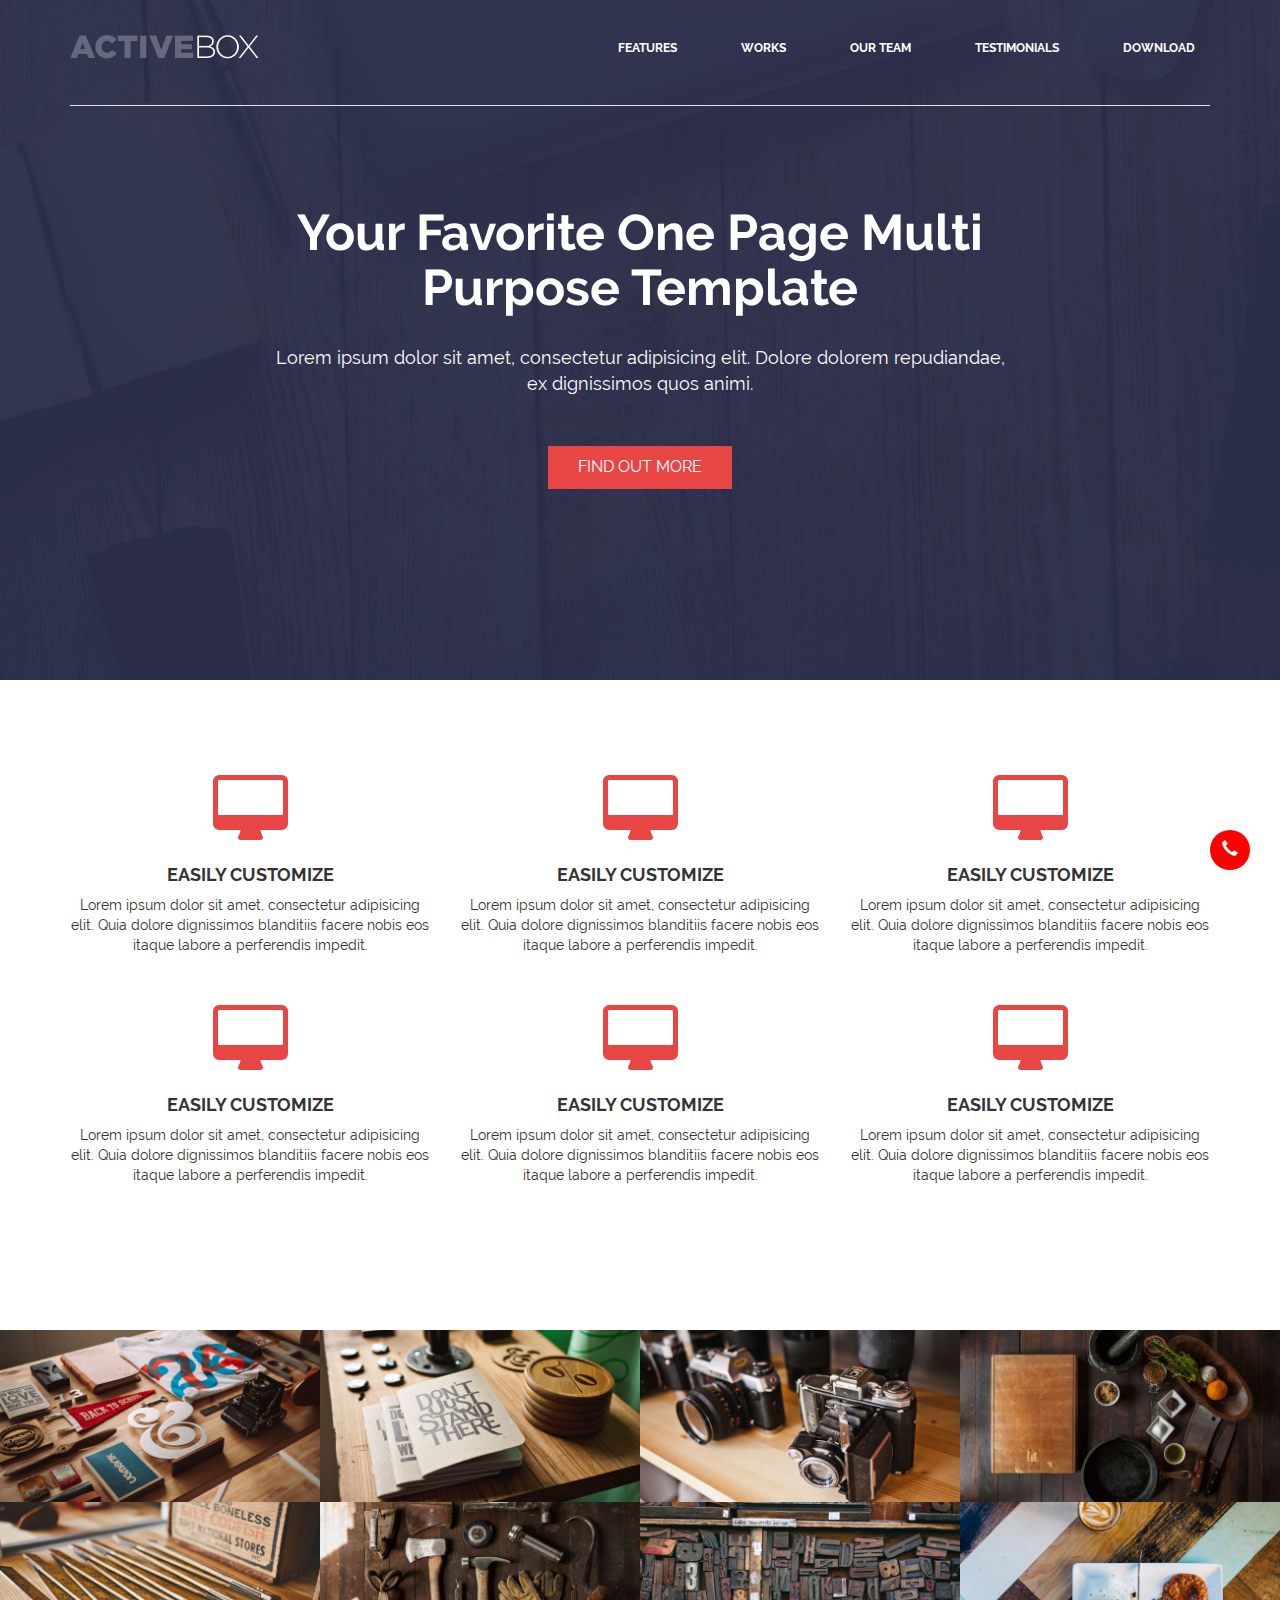
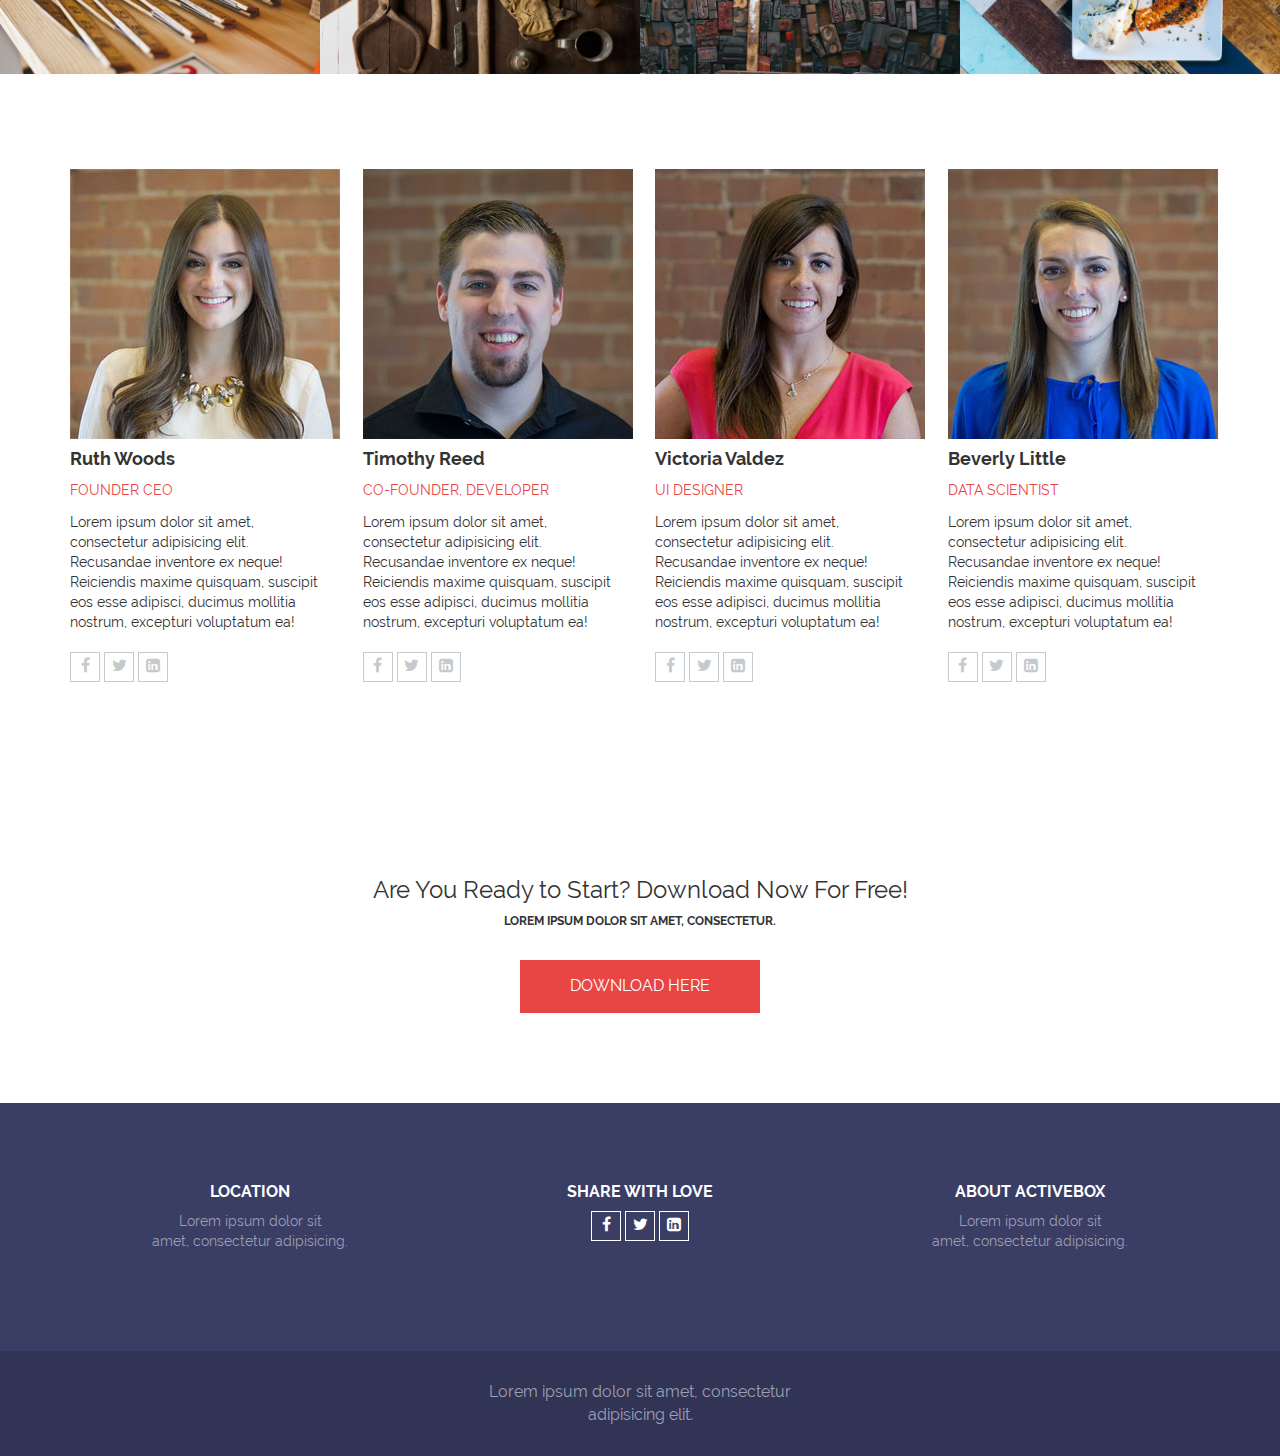
<file: Active Box/index.html>
<!DOCTYPE html>
<html lang="en">
<head>
	<meta charset="utf-8" />
	<title>Adaptive website. Pert 1</title>
	<meta name="viewport" content="width=device-width, initial-scale=1, maximum-scale=1" />
	<link rel="stylesheet" href="libs/bootstrap/css/bootstrap.min.css">
	<link rel="stylesheet" href="https://maxcdn.bootstrapcdn.com/font-awesome/4.5.0/css/font-awesome.min.css">
	<link rel="stylesheet" href="css/main.css" />
	<link rel="stylesheet" href="css/media.css" />
	<link rel="stylesheet" href="css/fonts.css" />
</head>
<body>
	<header>
		<nav>
			<div class="container">
				<div class="row">
					<div class="navbar-header">
						<button class="navbar-toggle collapsed menu_btn" data-toggle="collapse" data-target="#top-menu">
							<span class="glyphicon glyphicon-menu-hamburger"></span>
						</button>
						<a href="index.html" class="navbar-brand logo">
							<img src="img/logo.png" alt="logo">
						</a>
					</div>
					<div class="collapse navbar-collapse navbar-right" id="top-menu">
						<ul class="menu">
							<li><a href="#">features</a></li>
							<li><a href="#">works</a></li>
							<li><a href="#">our team</a></li>
							<li><a href="#">testimonials</a></li>
							<li><a href="#">download</a></li>
						</ul>
					</div>
				</div>
				<div class="top_line"></div>
			</div>
		</nav>
		<div class="container">
			<div class="row">
				<div class="col-md-8 col-md-offset-2">
					<div class="tittle_block">
						<h1>Your Favorite One Page Multi Purpose Template </h1>
						<p>Lorem ipsum dolor sit amet, consectetur adipisicing elit. Dolore dolorem repudiandae, ex dignissimos quos animi.</p>
						<button class="my-btn btn_md">find out more</button>
					</div>
				</div>
			</div>
		</div>
	</header>
	<section class="params_s">
		<div class="container">
			<div class="row">
				<div class="col-md-4 col-sm-6">
					<div class="param_block">
						<i class="fa fa-desktop"></i>
						<h3>Easily customize</h3>
						<p>Lorem ipsum dolor sit amet, consectetur adipisicing elit. Quia dolore dignissimos blanditiis facere nobis eos itaque labore a perferendis impedit.</p>
					</div>
				</div>
				<div class="col-md-4 col-sm-6">
					<div class="param_block">
						<i class="fa fa-desktop"></i>
						<h3>Easily customize</h3>
						<p>Lorem ipsum dolor sit amet, consectetur adipisicing elit. Quia dolore dignissimos blanditiis facere nobis eos itaque labore a perferendis impedit.</p>
					</div>
				</div>
				<div class="col-md-4 col-sm-6">
					<div class="param_block">
						<i class="fa fa-desktop"></i>
						<h3>Easily customize</h3>
						<p>Lorem ipsum dolor sit amet, consectetur adipisicing elit. Quia dolore dignissimos blanditiis facere nobis eos itaque labore a perferendis impedit.</p>
					</div>
				</div>
				<div class="col-md-4 col-sm-6">
					<div class="param_block">
						<i class="fa fa-desktop"></i>
						<h3>Easily customize</h3>
						<p>Lorem ipsum dolor sit amet, consectetur adipisicing elit. Quia dolore dignissimos blanditiis facere nobis eos itaque labore a perferendis impedit.</p>
					</div>
				</div>
				<div class="col-md-4 col-sm-6">
					<div class="param_block">
						<i class="fa fa-desktop"></i>
						<h3>Easily customize</h3>
						<p>Lorem ipsum dolor sit amet, consectetur adipisicing elit. Quia dolore dignissimos blanditiis facere nobis eos itaque labore a perferendis impedit.</p>
					</div>
				</div>
				<div class="col-md-4 col-sm-6">
					<div class="param_block">
						<i class="fa fa-desktop"></i>
						<h3>Easily customize</h3>
						<p>Lorem ipsum dolor sit amet, consectetur adipisicing elit. Quia dolore dignissimos blanditiis facere nobis eos itaque labore a perferendis impedit.</p>
					</div>
				</div>
			</div>
		</div>
	</section>
	<section class="works_s">
		<div class="container-fluid">
			<div class="row">
				<div class="col-md-3 p0 col-sm-6">
					<div class="work_block">
						<div class="image_wrap">
							<div class="work_descr">
								<h4>PROJECT NAME</h4>
								<p>some description</p>
							</div>
						</div>
						<img src="img/work-1.jpg" class="img-responsive" alt="">
					</div>
				</div>
				<div class="col-md-3 p0 col-sm-6">
					<div class="work_block">
						<div class="image_wrap">
							<div class="work_descr">
								<h4>PROJECT NAME</h4>
								<p>some description</p>
							</div>
						</div>
						<img src="img/work-2.jpg" class="img-responsive" alt="">
					</div>
				</div>
				<div class="col-md-3 p0 col-sm-6">
					<div class="work_block">
						<div class="image_wrap">
							<div class="work_descr">
								<h4>PROJECT NAME</h4>
								<p>some description</p>
							</div>
						</div>
						<img src="img/work-3.jpg" class="img-responsive" alt="">
					</div>
				</div>
				<div class="col-md-3 p0 col-sm-6">
					<div class="work_block">
						<div class="image_wrap">
							<div class="work_descr">
								<h4>PROJECT NAME</h4>
								<p>some description</p>
							</div>
						</div>
						<img src="img/work-4.jpg" class="img-responsive" alt="">
					</div>
				</div>
				<div class="col-md-3 p0 col-sm-6">
					<div class="work_block">
						<div class="image_wrap">
							<div class="work_descr">
								<h4>PROJECT NAME</h4>
								<p>some description</p>
							</div>
						</div>
						<img src="img/work-5.jpg" class="img-responsive" alt="">
					</div>
				</div>
				<div class="col-md-3 p0 col-sm-6">
					<div class="work_block">
						<div class="image_wrap">
							<div class="work_descr">
								<h4>PROJECT NAME</h4>
								<p>some description</p>
							</div>
						</div>
						<img src="img/work-6.jpg" class="img-responsive" alt="">
					</div>
				</div>
				<div class="col-md-3 p0 col-sm-6">
					<div class="work_block">
						<div class="image_wrap">
							<div class="work_descr">
								<h4>PROJECT NAME</h4>
								<p>some description</p>
							</div>
						</div>
						<img src="img/work-7.jpg" class="img-responsive" alt="">
					</div>
				</div>
				<div class="col-md-3 p0 col-sm-6">
					<div class="work_block">
						<div class="image_wrap">
							<div class="work_descr">
								<h4>PROJECT NAME</h4>
								<p>some description</p>
							</div>
						</div>
						<img src="img/work-8.jpg" class="img-responsive" alt="">
					</div>
				</div>
			</div>
		</div>
	</section>
	<section class="team_s">
		<div class="container">
			<div class="row">
				<div class="col-md-3 col-sm-6">
					<div class="team_item">
						<img src="img/team-1.jpg" class="img responsive" alt="">
						<h4>Ruth Woods</h4>
						<span>Founder CEO</span>
						<p>Lorem ipsum dolor sit amet, consectetur adipisicing elit. Recusandae inventore ex neque! Reiciendis maxime quisquam, suscipit eos esse adipisci, ducimus mollitia nostrum, excepturi voluptatum ea!</p>
						<div class="team_btns"></div>
						<button class="soc_btn">
							<i class="fa fa-facebook"></i>
						</button>
						<button class="soc_btn">
							<i class="fa fa-twitter"></i>
						</button>
						<button class="soc_btn">
							<i class="fa fa-linkedin-square"></i>
						</button>
					</div>
				</div>
				<div class="col-md-3 col-sm-6">
					<div class="team_item">
						<img src="img/team-2.jpg" class="img responsive" alt="">
						<h4>Timothy Reed</h4>
						<span>co-founder, developer</span>
						<p>Lorem ipsum dolor sit amet, consectetur adipisicing elit. Recusandae inventore ex neque! Reiciendis maxime quisquam, suscipit eos esse adipisci, ducimus mollitia nostrum, excepturi voluptatum ea!</p>
						<div class="team_btns"></div>
						<button class="soc_btn">
							<i class="fa fa-facebook"></i>
						</button>
						<button class="soc_btn">
							<i class="fa fa-twitter"></i>
						</button>
						<button class="soc_btn">
							<i class="fa fa-linkedin-square"></i>
						</button>
					</div>
				</div>
				<div class="col-md-3 col-sm-6">
					<div class="team_item">
						<img src="img/team-3.jpg" class="img responsive" alt="">
						<h4>Victoria Valdez</h4>
						<span>ui designer</span>
						<p>Lorem ipsum dolor sit amet, consectetur adipisicing elit. Recusandae inventore ex neque! Reiciendis maxime quisquam, suscipit eos esse adipisci, ducimus mollitia nostrum, excepturi voluptatum ea!</p>
						<div class="team_btns"></div>
						<button class="soc_btn">
							<i class="fa fa-facebook"></i>
						</button>
						<button class="soc_btn">
							<i class="fa fa-twitter"></i>
						</button>
						<button class="soc_btn">
							<i class="fa fa-linkedin-square"></i>
						</button>
					</div>
				</div>
				<div class="col-md-3 col-sm-6">
					<div class="team_item">
						<img src="img/team-4.jpg" class="img responsive" alt="">
						<h4>Beverly Little</h4>
						<span>data scientist</span>
						<p>Lorem ipsum dolor sit amet, consectetur adipisicing elit. Recusandae inventore ex neque! Reiciendis maxime quisquam, suscipit eos esse adipisci, ducimus mollitia nostrum, excepturi voluptatum ea!</p>
						<div class="team_btns"></div>
						<button class="soc_btn">
							<i class="fa fa-facebook"></i>
						</button>
						<button class="soc_btn">
							<i class="fa fa-twitter"></i>
						</button>
						<button class="soc_btn">
							<i class="fa fa-linkedin-square"></i>
						</button>
					</div>
				</div>
			</div>
		</div>
	</section>
	<section class="download">
		<div class="container">
			<div class="row">
				<div class="col-md-6 col-md-offset-3">
					<div class="download_block">
						<h5>Are You Ready to Start? Download Now For Free!</h5>
						<p>Lorem ipsum dolor sit amet, consectetur.</p>
						<button class="my-btn btn_lg" data-toggle="modal" data-target="#dlModal">download here</button>
					</div>
				</div>
			</div>
		</div>
	</section>
	<footer>
		<div class="main_footer">
			<div class="container">
				<div class="row">
					<div class="col-md-4 col-sm-6">
						<div class="footer_item">
							<h5>location</h5>
							<p>Lorem ipsum dolor sit <br> amet, consectetur adipisicing.</p>
						</div>
					</div>
					<div class="col-md-4 col-sm-6">
						<div class="footer_item">
							<h5>share with love</h5>
						<button class="soc_btn white_btn">
							<i class="fa fa-facebook"></i>
						</button>
						<button class="soc_btn white_btn">
							<i class="fa fa-twitter"></i>
						</button>
						<button class="soc_btn white_btn">
							<i class="fa fa-linkedin-square"></i>
						</button>
						</div>
					</div>
					<div class="col-md-4 hidden-xs hidden-sm">
						<div class="footer_item">
							<h5>about activebox</h5>
							<p>Lorem ipsum dolor sit <br> amet, consectetur adipisicing.</p>
						</div>
					</div>
				</div>
			</div>
		</div>
		<div class="copyright_block">
			<div class="container">
				<div class="row">
					<div class="col-md-4 col-md-offset-4">
						<div class="copy_txt">
							Lorem ipsum dolor sit amet, consectetur adipisicing elit.
						</div>
					</div>
				</div>
			</div>
		</div>
	</footer>


	<div class="modal fade" id="dlModal">
  <div class="modal-dialog">
    <div class="modal-content">
      <div class="modal-header">
        <button type="button" class="close" data-dismiss="modal" aria-label="Close"><span aria-hidden="true">&times;</span></button>
        <h4 class="modal-title">Download</h4>
      </div>
      <div class="modal-body">
        <form id="dlForm" action="#">
        	<input type="text" class="form-control" placeholder="Ваше имя">
        	<input type="email" class="form-control" placeholder="Ваш E-mail">
        	<input type="submit" value="send" class="my-btn btn_md btn-block">
        </form>
      </div>
    </div>
  </div>
</div>
 <button class="call_btn">
 	<span class="glyphicon glyphicon-earphone"></span>
 </button>

	<script src="libs/jquery/jquery-2.1.4.min.js"></script>
	<script src="libs/bootstrap/js/bootstrap.min.js"></script>
	<script src="js/common.js"></script>	
</body>
</html>
</file>
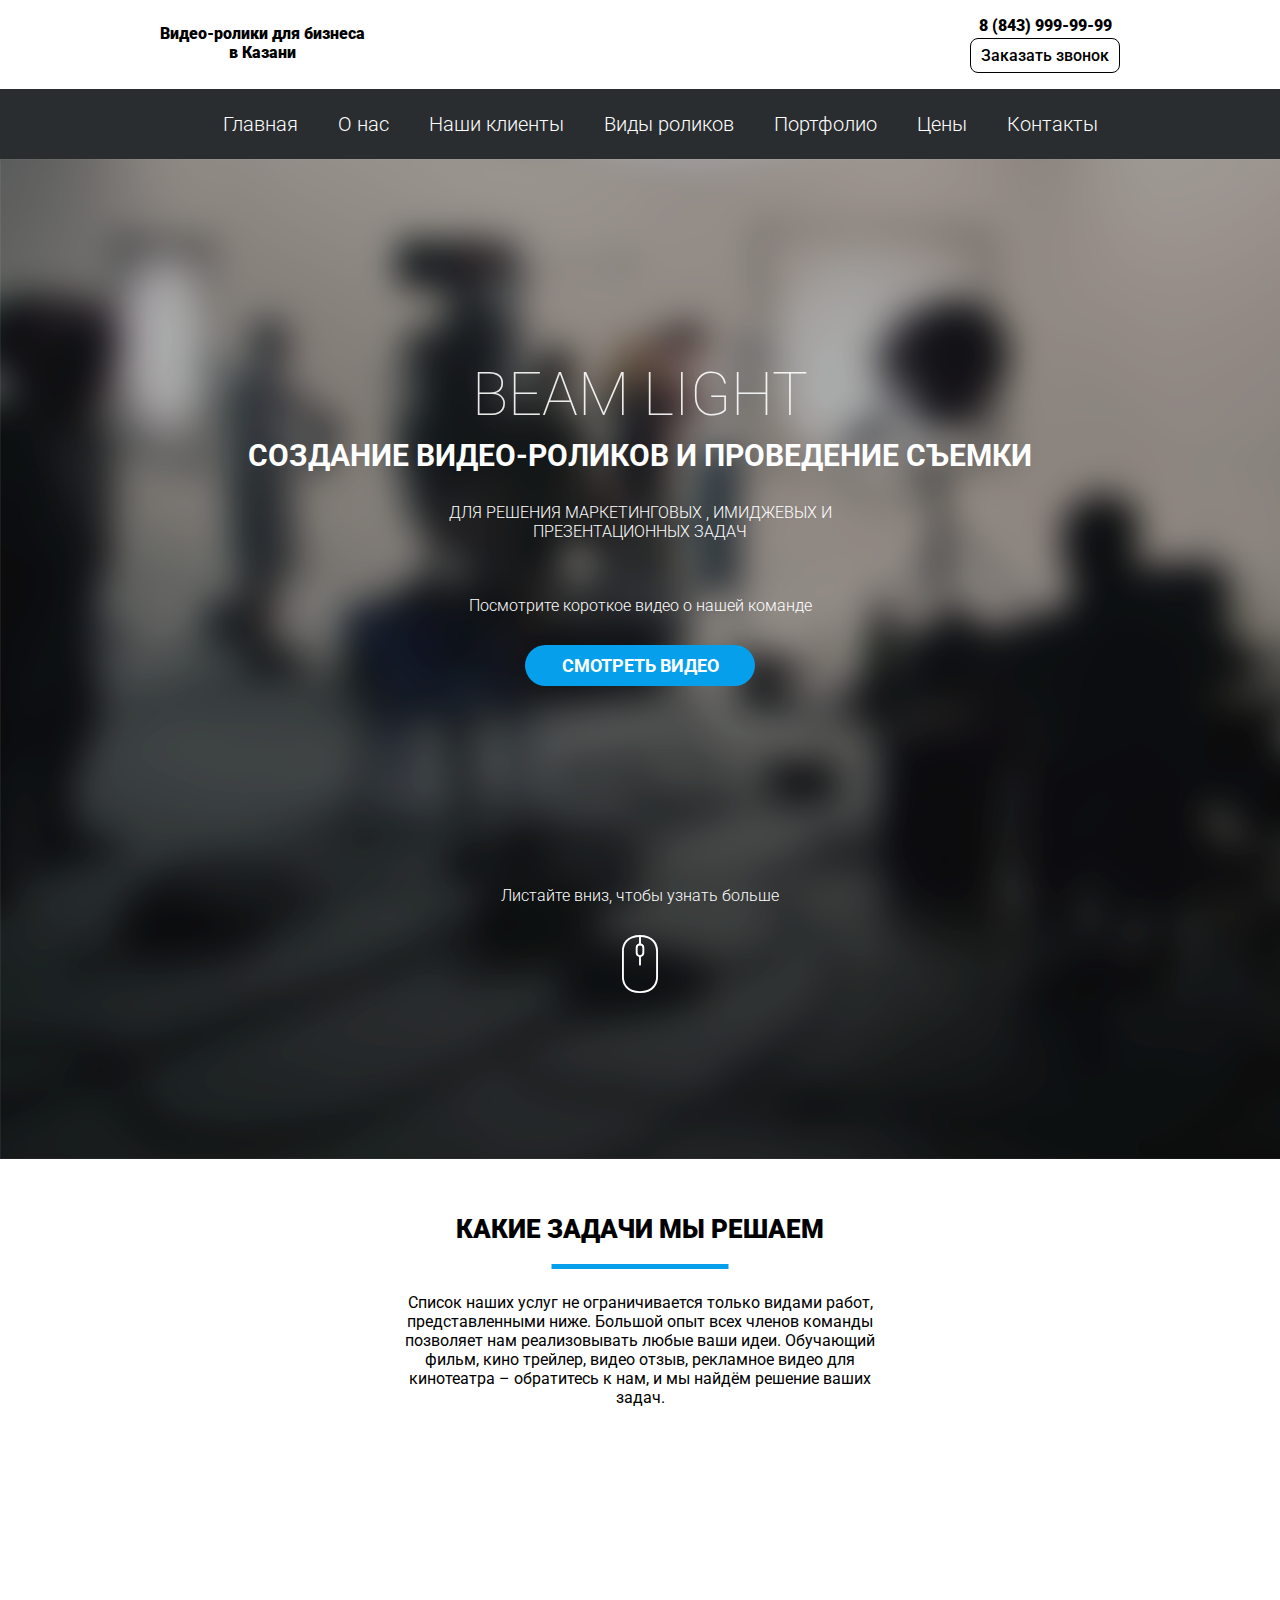
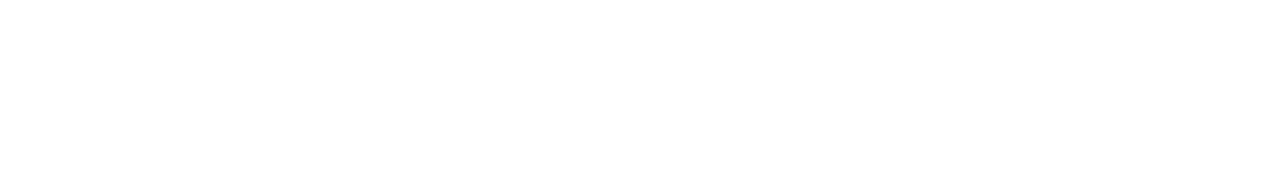
<file: Beam_Light/index.html>
<!DOCTYPE html>
<html lang="ru">
<head>
	<meta charset="UTF-8">
	<title>Lesson 13</title>
	<link href="https://fonts.googleapis.com/css?family=Roboto:100,300,500,700,900" rel="stylesheet">
	<link rel="stylesheet" href="css/style.css">
	<link rel="stylesheet" href="css/animate.css">
</head>
<body>	
	<div class="describ">
		<p>Видео-ролики для бизнеса<br>в Казани</p>
		<p>8 (843) 999-99-99<br><span>Заказать звонок</span></p>
	</div>	
	<header>
		<div class="nav">
			<ul class="nav-list">
				<li>Главная</li>
				<li>О нас</li>
				<li>Наши клиенты</li>
				<li>Виды роликов</li>
				<li>Портфолио</li>
				<li>Цены</li>
				<li>Контакты</li>
			</ul>
		</div>
		<div class="header-main">
			<p class="item-1">Beam Light</p>
			<p class="item-2">Создание видео-роликов и проведение съемки</p>
			<p class="item-3">для решения маркетинговых , имиджевых и <br> презентационных задач</p>
			<p class="item-4">Посмотрите короткое видео о нашей команде</p>
			<a href="#"><p class="item-5">смотреть видео</p></a>
			<p class="item-6">Листайте вниз, чтобы узнать больше</p>
			<img src="img/mouse.svg" alt="mouse">
		</div>
	</header>
	<div class="content">
		<div class="container">
		<p>Какие задачи мы решаем</p>
		<img src="img/line.svg" alt="line">
		<p class="content-text">Список наших услуг не ограничивается только видами работ, представленными ниже. Большой опыт всех членов команды позволяет нам реализовывать любые ваши идеи. Обучающий фильм, кино трейлер, видео отзыв, рекламное видео для кинотеатра – обратитесь к нам, и мы найдём решение ваших задач.</p>
		</div>
		<div class="main-content">
			<div class="content-item content-item-1 wow bounceInLeft" data-wow-delay="0.9s" data-wow-duration="2s">
				<img src="img/monitor.svg" alt="line">
				<p class="normal-text">Рекламные видеоролики о <br> товарах и услугах</p>
				<p class="small-text">Основная задача ролика проста – продать продукт. Для этого нужно убедить зрителя в полезности, эффективности товара/услуги, продемонстрировать его качества.</p>
			</div>
			<div class="content-item content-item-2 wow bounceInUp" data-wow-delay="0.6s" data-wow-duration="2s">
				<img src="img/cam.svg" alt="line">
				<p class="normal-text">Презентационные или <br> корпоративные фильмы</p>
				<p class="small-text">Фильмы о компании нужны в первую очередь для создания образа компании, поддержания её имиджа. Важно выделить особенности вашей компании и рассказать о них интересно.</p>
			</div>
			<div class="content-item content-item-3 wow bounceInUp" data-wow-delay="0.6s" data-wow-duration="2s">
				<img src="img/video.svg" alt="line">
				<p class="normal-text">Видео инфографика, <br> анимационные ролики</p>
				<p class="small-text">Сайт – инструмент продаж. Если вы задумываетесь о том, как увеличить его эффективность, обратите внимание на видеоролики. Посетители охотнее посмотрят видео, чем прочтут текст.</p>
			</div>
			<div class="content-item content-item-4 wow bounceInRight" data-wow-delay="0.9s" data-wow-duration="2s">
				<img src="img/vhs.svg" alt="line">
				<p class="normal-text">Съемка мероприятий и <br> промо-роликов</p>
				<p class="small-text">Коммерческая съемка мероприятий используется для рекламы следующего мероприятия такого же формата. На мероприятие придет больше людей, если они посмотрят, как прошло предыдущее</p>
			</div>
		</div>
	</div>
	<script src="js/wow.min.js"></script>
	<script>
		new WOW().init();
	</script>
</body>
</html>
</file>
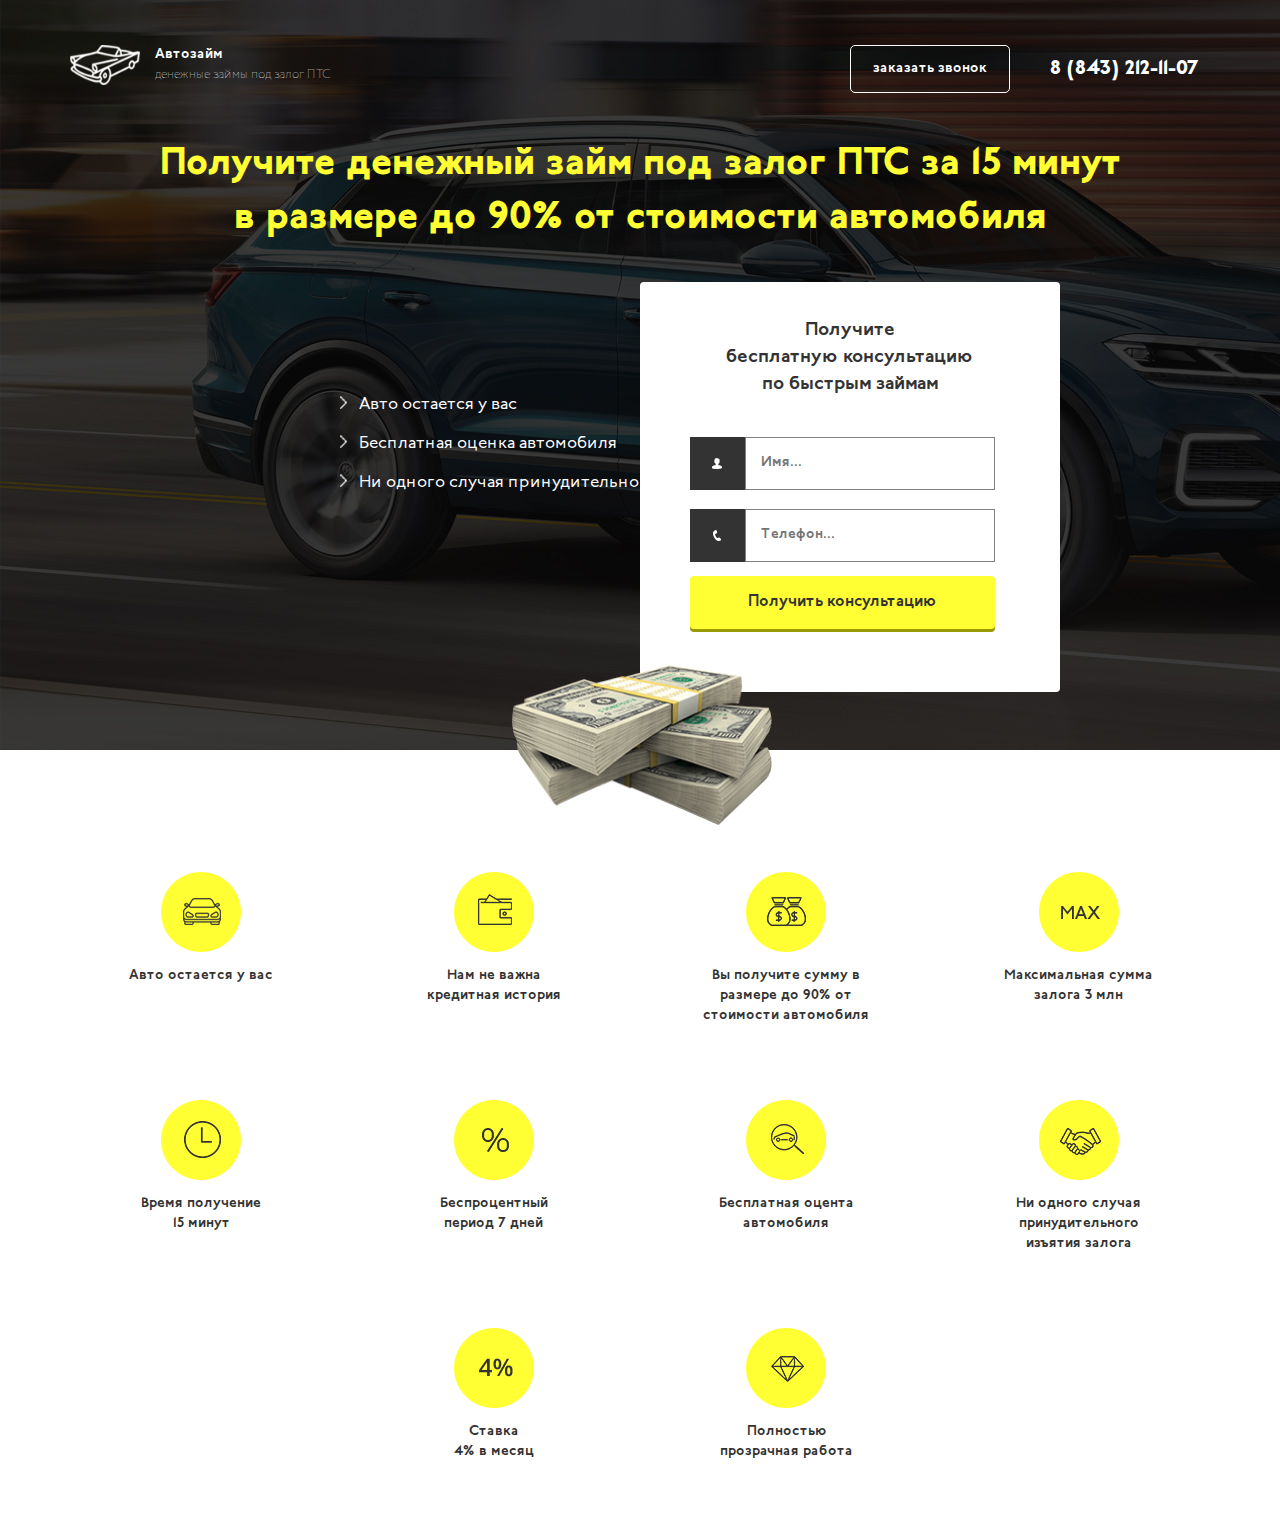
<file: Loan_cars/index1.html>
<!DOCTYPE html>
<html lang="en">
  <head>
    <meta charset="utf-8">
    <meta http-equiv="X-UA-Compatible" content="IE=edge">
    <meta name="viewport" content="width=device-width, initial-scale=1">
    <title>Adaptive</title>
 
    <link href="css/bootstrap.min.css" rel="stylesheet">
  <link rel="stylesheet" href="css/style1.css">
   
  </head>
  <body>
    <div class="container">
      <div class="row row-1">       
        <div class="col-lg-3 col-md-6 logo-block">
          <img src="img/logo.png" alt="">
          <p>Автозайм <br>
          <span>денежные займы под залог ПТС</span></p>
        </div>
        <div class="col-lg-4 col-md-6 col-lg-offset-5 phone-block">
          <p class="phone-btn">заказать звонок</p>
        <p class="phone-number">8 (843) 212-11-07</p>
        </div>
      </div>
    </div>
    <div class="row row-2">
      <div class="col-lg-12 col-sm-10 col-sm-offset-1 header-text">
      Получите денежный займ под залог ПТС за 15 минут <br> в размере до 90% от стоимости автомобиля
    </div>    
    <div class="col-lg-5 col-lg-offset-1 col-md-4 col-sm-4 features">
      <div class="main-terms">
        <p>Авто остается у вас</p>
        <p>Бесплатная оценка автомобиля</p>
        <p>Ни одного случая принудительного изъятия залога</p>
      </div>
    </div>
    <div class="col-lg-4 col-md-4 col-sm-4 form">
      <p class="form-advice">Получите <br>
        бесплатную консультацию <br>
        по быстрым займам</p>
        <form action="post">
          <div class="name-wrap">         
            <p class="name"></p>
            <input type="text" placeholder="Имя...">
          </div>  
          <div class="phone-wrap">  
            <p class="phone"></p>
            <input type="tel" placeholder="Телефон..."> 
          </div>  
          <div class="btn">
            Получить консультацию
          </div>
        </form>
    </div>  
    <img class="picture" src="img/money.png" alt="">
    </div>
    <div class="container">
    <div class="row row-3">
      <div class="col-lg-3 col-md-4 col-sm-6 col-xs-12 row-condition">
        <img src="img/p-1.png" alt="">
        <p>Авто остается у вас</p>
      </div>
      <div class="col-lg-3 col-md-4 col-sm-6 col-xs-12 row-condition">
        <img src="img/p-2.png" alt="">
        <p>Нам не важна <br> кредитная история</p>
      </div>
      <div class="col-lg-3 col-md-4 col-sm-6 col-xs-12 row-condition">
        <img src="img/p-3.png" alt="">
        <p>Вы получите сумму в <br> размере до 90% от <br> стоимости автомобиля</p>
      </div>
      <div class="col-lg-3 col-md-4 col-sm-6 col-xs-12 row-condition">
        <img src="img/p-4.png" alt="">
        <p>Максимальная сумма <br> залога 3 млн</p>
      </div>
      <div class="col-lg-3 col-md-4 col-sm-6 col-xs-12 row-condition">
        <img src="img/p-5.png" alt="">
        <p>Время получение <br> 15 минут</p>
      </div>
      <div class="col-lg-3 col-md-4 col-sm-6 col-xs-12 row-condition">
        <img src="img/p-6.png" alt="">
        <p>Беспроцентный <br> период 7 дней</p>
      </div>
      <div class="col-lg-3 col-md-4 col-sm-6 col-xs-12 row-condition">
        <img src="img/p-7.png" alt="">
        <p>Бесплатная оцента <br> автомобиля</p>
      </div>
      <div class="col-lg-3 col-md-4 col-sm-6 col-xs-12 row-condition">
        <img src="img/p-8.png" alt="">
        <p>Ни одного случая <br> принудительного <br> изъятия залога</p>
      </div>
      <div class="wrap">
      <div class="col-lg-3 col-md-4 col-sm-6 col-xs-12 row-condition">
        <img src="img/p-9.png" alt="">
        <p>Ставка <br> 4% в месяц</p>
      </div>
      <div class="col-lg-3 col-md-4 col-sm-6 col-xs-12 row-condition">
        <img src="img/p-10.png" alt="">
        <p>Полностью <br> прозрачная работа</p>
      </div>
      </div>
    </div>
</div>
  </body>
</html>
</file>
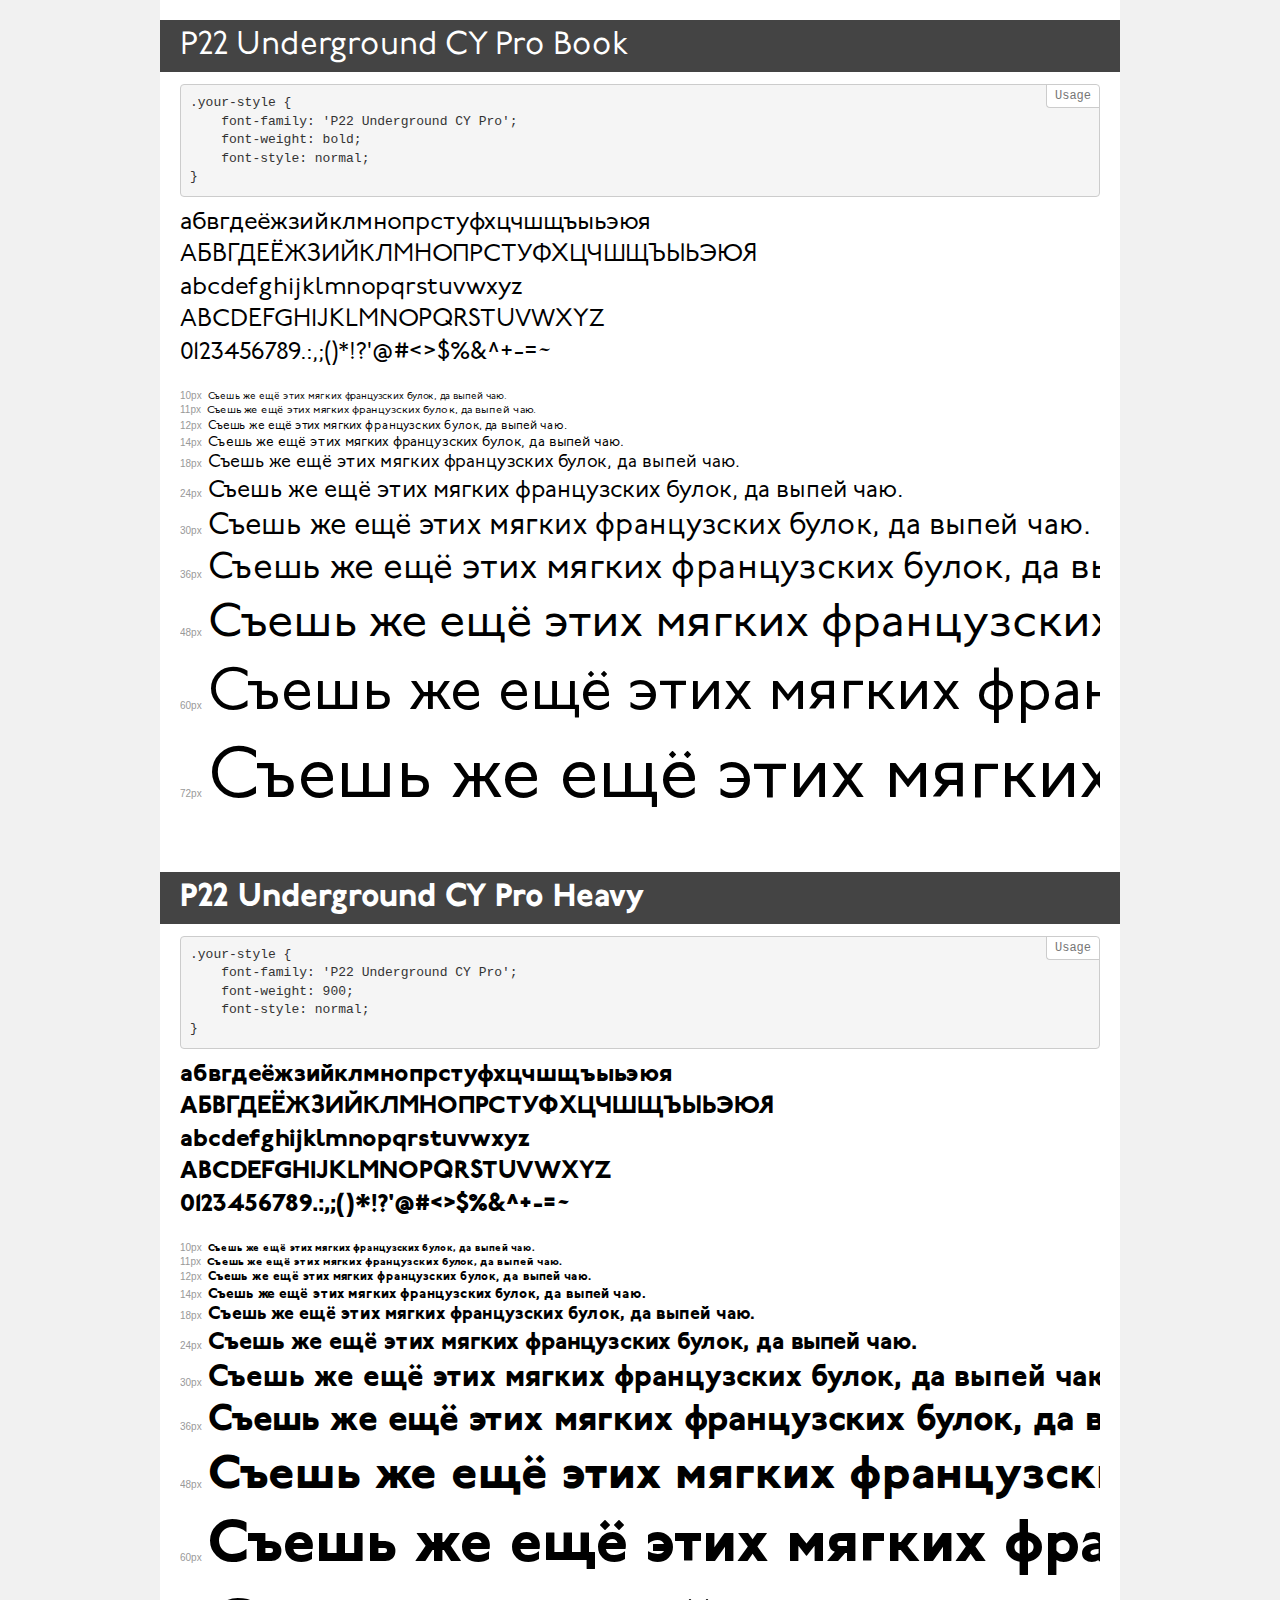
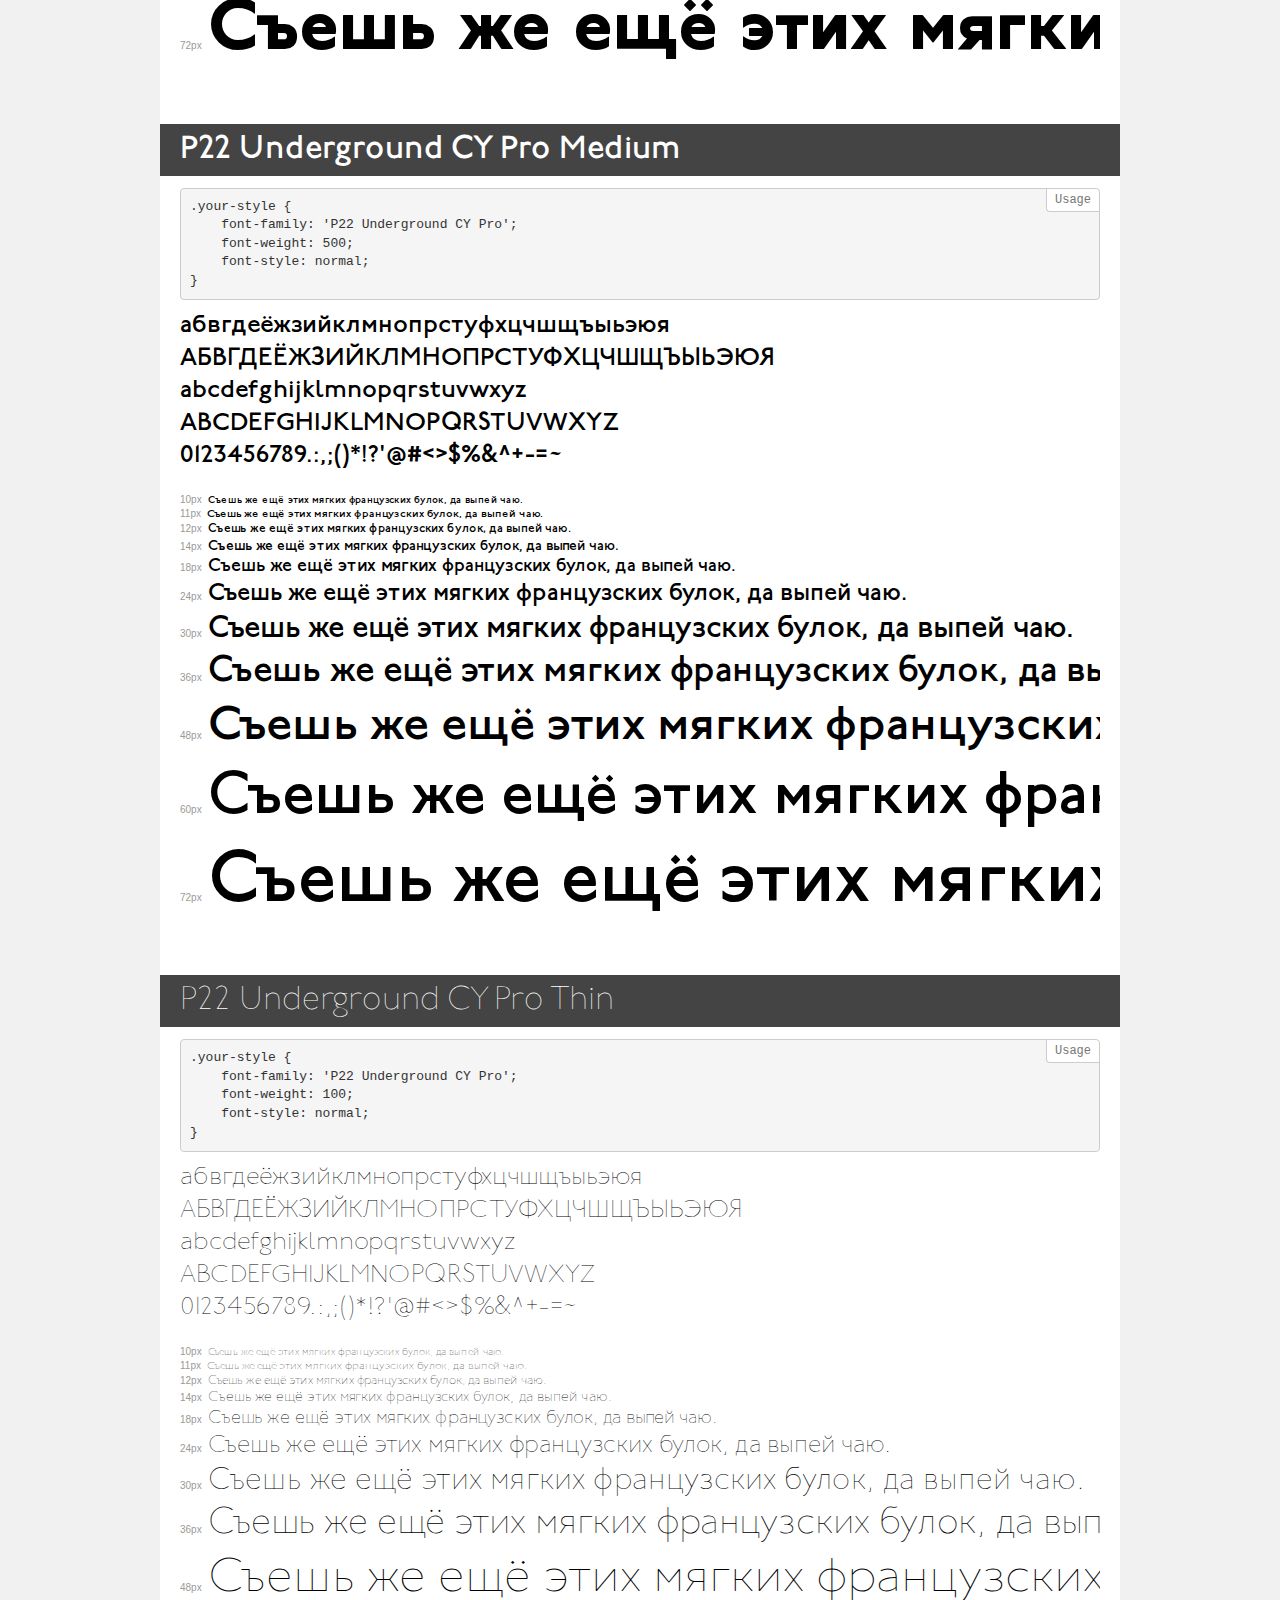
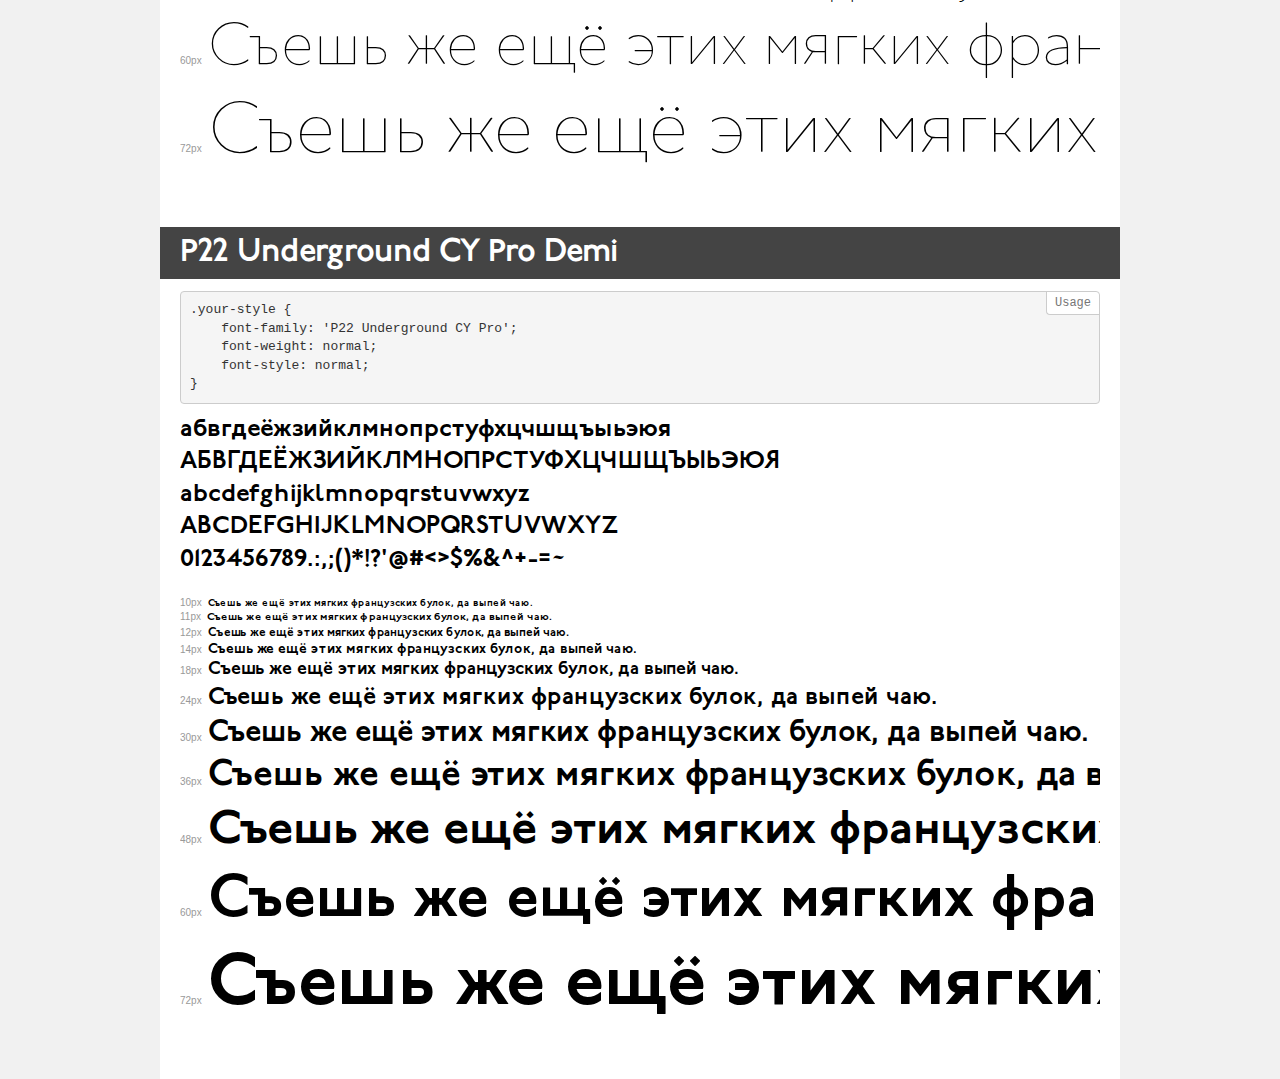
<file: Loan_cars/fonts/demo.html>
<!DOCTYPE html>
<html>
<head>
    <meta charset="utf-8">
    <meta http-equiv="X-UA-Compatible" content="IE=edge">
    <meta name="viewport" content="width=device-width, initial-scale=1">
    <meta name="robots" content="noindex, noarchive">
    <title>Transfonter demo</title>
    <link href="stylesheet.css" rel="stylesheet">
    <style>
        /*
        http://meyerweb.com/eric/tools/css/reset/
        v2.0 | 20110126
        License: none (public domain)
        */
        html, body, div, span, applet, object, iframe,
        h1, h2, h3, h4, h5, h6, p, blockquote, pre,
        a, abbr, acronym, address, big, cite, code,
        del, dfn, em, img, ins, kbd, q, s, samp,
        small, strike, strong, sub, sup, tt, var,
        b, u, i, center,
        dl, dt, dd, ol, ul, li,
        fieldset, form, label, legend,
        table, caption, tbody, tfoot, thead, tr, th, td,
        article, aside, canvas, details, embed,
        figure, figcaption, footer, header, hgroup,
        menu, nav, output, ruby, section, summary,
        time, mark, audio, video {
            margin: 0;
            padding: 0;
            border: 0;
            font-size: 100%;
            font: inherit;
            vertical-align: baseline;
        }
        /* HTML5 display-role reset for older browsers */
        article, aside, details, figcaption, figure,
        footer, header, hgroup, menu, nav, section {
            display: block;
        }
        body {
            line-height: 1;
        }
        ol, ul {
            list-style: none;
        }
        blockquote, q {
            quotes: none;
        }
        blockquote:before, blockquote:after,
        q:before, q:after {
            content: '';
            content: none;
        }
        table {
            border-collapse: collapse;
            border-spacing: 0;
        }
        /* common styles */
        body {
            background: #f1f1f1;
            color: #000;
        }
        .page {
            background: #fff;
            width: 920px;
            margin: 0 auto;
            padding: 20px 20px 0 20px;
            overflow: hidden;
        }
        .font-container {
            overflow-x: auto;
            overflow-y: hidden;
            margin-bottom: 40px;
            line-height: 1.3;
            white-space: nowrap;
            padding-bottom: 5px;
        }
        h1 {
            position: relative;
            background: #444;
            font-size: 32px;
            color: #fff;
            padding: 10px 20px;
            margin: 0 -20px 12px -20px;
        }
        .letters {
            font-size: 25px;
            margin-bottom: 20px;
        }
        .s10:before {
            content: '10px';
        }
        .s11:before {
            content: '11px';
        }
        .s12:before {
            content: '12px';
        }
        .s14:before {
            content: '14px';
        }
        .s18:before {
            content: '18px';
        }
        .s24:before {
            content: '24px';
        }
        .s30:before {
            content: '30px';
        }
        .s36:before {
            content: '36px';
        }
        .s48:before {
            content: '48px';
        }
        .s60:before {
            content: '60px';
        }
        .s72:before {
            content: '72px';
        }
        .s10:before, .s11:before, .s12:before, .s14:before,
        .s18:before, .s24:before, .s30:before, .s36:before,
        .s48:before, .s60:before, .s72:before {
            font-family: Arial, sans-serif;
            font-size: 10px;
            font-weight: normal;
            font-style: normal;
            color: #999;
            padding-right: 6px;
        }
        pre {
            display: block;
            position: relative;
            padding: 9px;
            margin: 0 0 10px;
            font-family: Monaco, Menlo, Consolas, "Courier New", monospace !important;
            font-size: 13px;
            line-height: 1.428571429;
            color: #333;
            font-weight: normal !important;
            font-style: normal !important;
            background-color: #f5f5f5;
            border: 1px solid #ccc;
            overflow-x: auto;
            border-radius: 4px;
        }
        pre:after {
            display: block;
            position: absolute;
            right: 0;
            top: 0;
            content: 'Usage';
            line-height: 1;
            padding: 5px 8px;
            font-size: 12px;
            color: #767676;
            background-color: #fff;
            border: 1px solid #ccc;
            border-right: none;
            border-top: none;
            border-radius: 0 4px 0 4px;
            z-index: 10;
        }
        /* responsive */
        @media (max-width: 959px) {
            .page {
                width: auto;
                margin: 0;
            }
        }
    </style>
</head>
<body>
<div class="page">
    <div class="demo" style="font-family: 'P22 Underground CY Pro'; font-weight: bold; font-style: normal;">
        <h1>P22 Underground CY Pro Book</h1>
        <pre>.your-style {
    font-family: 'P22 Underground CY Pro';
    font-weight: bold;
    font-style: normal;
}</pre>
        <div class="font-container">
            <p class="letters">
                абвгдеёжзийклмнопрстуфхцчшщъыьэюя<br>
АБВГДЕЁЖЗИЙКЛМНОПРСТУФХЦЧШЩЪЫЬЭЮЯ<br>
abcdefghijklmnopqrstuvwxyz<br>
ABCDEFGHIJKLMNOPQRSTUVWXYZ<br>
                0123456789.:,;()*!?'@#<>$%&^+-=~
            </p>
            <p class="s10" style="font-size: 10px;">Съешь же ещё этих мягких французских булок, да выпей чаю.</p>
            <p class="s11" style="font-size: 11px;">Съешь же ещё этих мягких французских булок, да выпей чаю.</p>
            <p class="s12" style="font-size: 12px;">Съешь же ещё этих мягких французских булок, да выпей чаю.</p>
            <p class="s14" style="font-size: 14px;">Съешь же ещё этих мягких французских булок, да выпей чаю.</p>
            <p class="s18" style="font-size: 18px;">Съешь же ещё этих мягких французских булок, да выпей чаю.</p>
            <p class="s24" style="font-size: 24px;">Съешь же ещё этих мягких французских булок, да выпей чаю.</p>
            <p class="s30" style="font-size: 30px;">Съешь же ещё этих мягких французских булок, да выпей чаю.</p>
            <p class="s36" style="font-size: 36px;">Съешь же ещё этих мягких французских булок, да выпей чаю.</p>
            <p class="s48" style="font-size: 48px;">Съешь же ещё этих мягких французских булок, да выпей чаю.</p>
            <p class="s60" style="font-size: 60px;">Съешь же ещё этих мягких французских булок, да выпей чаю.</p>
            <p class="s72" style="font-size: 72px;">Съешь же ещё этих мягких французских булок, да выпей чаю.</p>
        </div>
    </div>
    <div class="demo" style="font-family: 'P22 Underground CY Pro'; font-weight: 900; font-style: normal;">
        <h1>P22 Underground CY Pro Heavy</h1>
        <pre>.your-style {
    font-family: 'P22 Underground CY Pro';
    font-weight: 900;
    font-style: normal;
}</pre>
        <div class="font-container">
            <p class="letters">
                абвгдеёжзийклмнопрстуфхцчшщъыьэюя<br>
АБВГДЕЁЖЗИЙКЛМНОПРСТУФХЦЧШЩЪЫЬЭЮЯ<br>
abcdefghijklmnopqrstuvwxyz<br>
ABCDEFGHIJKLMNOPQRSTUVWXYZ<br>
                0123456789.:,;()*!?'@#<>$%&^+-=~
            </p>
            <p class="s10" style="font-size: 10px;">Съешь же ещё этих мягких французских булок, да выпей чаю.</p>
            <p class="s11" style="font-size: 11px;">Съешь же ещё этих мягких французских булок, да выпей чаю.</p>
            <p class="s12" style="font-size: 12px;">Съешь же ещё этих мягких французских булок, да выпей чаю.</p>
            <p class="s14" style="font-size: 14px;">Съешь же ещё этих мягких французских булок, да выпей чаю.</p>
            <p class="s18" style="font-size: 18px;">Съешь же ещё этих мягких французских булок, да выпей чаю.</p>
            <p class="s24" style="font-size: 24px;">Съешь же ещё этих мягких французских булок, да выпей чаю.</p>
            <p class="s30" style="font-size: 30px;">Съешь же ещё этих мягких французских булок, да выпей чаю.</p>
            <p class="s36" style="font-size: 36px;">Съешь же ещё этих мягких французских булок, да выпей чаю.</p>
            <p class="s48" style="font-size: 48px;">Съешь же ещё этих мягких французских булок, да выпей чаю.</p>
            <p class="s60" style="font-size: 60px;">Съешь же ещё этих мягких французских булок, да выпей чаю.</p>
            <p class="s72" style="font-size: 72px;">Съешь же ещё этих мягких французских булок, да выпей чаю.</p>
        </div>
    </div>
    <div class="demo" style="font-family: 'P22 Underground CY Pro'; font-weight: 500; font-style: normal;">
        <h1>P22 Underground CY Pro Medium</h1>
        <pre>.your-style {
    font-family: 'P22 Underground CY Pro';
    font-weight: 500;
    font-style: normal;
}</pre>
        <div class="font-container">
            <p class="letters">
                абвгдеёжзийклмнопрстуфхцчшщъыьэюя<br>
АБВГДЕЁЖЗИЙКЛМНОПРСТУФХЦЧШЩЪЫЬЭЮЯ<br>
abcdefghijklmnopqrstuvwxyz<br>
ABCDEFGHIJKLMNOPQRSTUVWXYZ<br>
                0123456789.:,;()*!?'@#<>$%&^+-=~
            </p>
            <p class="s10" style="font-size: 10px;">Съешь же ещё этих мягких французских булок, да выпей чаю.</p>
            <p class="s11" style="font-size: 11px;">Съешь же ещё этих мягких французских булок, да выпей чаю.</p>
            <p class="s12" style="font-size: 12px;">Съешь же ещё этих мягких французских булок, да выпей чаю.</p>
            <p class="s14" style="font-size: 14px;">Съешь же ещё этих мягких французских булок, да выпей чаю.</p>
            <p class="s18" style="font-size: 18px;">Съешь же ещё этих мягких французских булок, да выпей чаю.</p>
            <p class="s24" style="font-size: 24px;">Съешь же ещё этих мягких французских булок, да выпей чаю.</p>
            <p class="s30" style="font-size: 30px;">Съешь же ещё этих мягких французских булок, да выпей чаю.</p>
            <p class="s36" style="font-size: 36px;">Съешь же ещё этих мягких французских булок, да выпей чаю.</p>
            <p class="s48" style="font-size: 48px;">Съешь же ещё этих мягких французских булок, да выпей чаю.</p>
            <p class="s60" style="font-size: 60px;">Съешь же ещё этих мягких французских булок, да выпей чаю.</p>
            <p class="s72" style="font-size: 72px;">Съешь же ещё этих мягких французских булок, да выпей чаю.</p>
        </div>
    </div>
    <div class="demo" style="font-family: 'P22 Underground CY Pro'; font-weight: 100; font-style: normal;">
        <h1>P22 Underground CY Pro Thin</h1>
        <pre>.your-style {
    font-family: 'P22 Underground CY Pro';
    font-weight: 100;
    font-style: normal;
}</pre>
        <div class="font-container">
            <p class="letters">
                абвгдеёжзийклмнопрстуфхцчшщъыьэюя<br>
АБВГДЕЁЖЗИЙКЛМНОПРСТУФХЦЧШЩЪЫЬЭЮЯ<br>
abcdefghijklmnopqrstuvwxyz<br>
ABCDEFGHIJKLMNOPQRSTUVWXYZ<br>
                0123456789.:,;()*!?'@#<>$%&^+-=~
            </p>
            <p class="s10" style="font-size: 10px;">Съешь же ещё этих мягких французских булок, да выпей чаю.</p>
            <p class="s11" style="font-size: 11px;">Съешь же ещё этих мягких французских булок, да выпей чаю.</p>
            <p class="s12" style="font-size: 12px;">Съешь же ещё этих мягких французских булок, да выпей чаю.</p>
            <p class="s14" style="font-size: 14px;">Съешь же ещё этих мягких французских булок, да выпей чаю.</p>
            <p class="s18" style="font-size: 18px;">Съешь же ещё этих мягких французских булок, да выпей чаю.</p>
            <p class="s24" style="font-size: 24px;">Съешь же ещё этих мягких французских булок, да выпей чаю.</p>
            <p class="s30" style="font-size: 30px;">Съешь же ещё этих мягких французских булок, да выпей чаю.</p>
            <p class="s36" style="font-size: 36px;">Съешь же ещё этих мягких французских булок, да выпей чаю.</p>
            <p class="s48" style="font-size: 48px;">Съешь же ещё этих мягких французских булок, да выпей чаю.</p>
            <p class="s60" style="font-size: 60px;">Съешь же ещё этих мягких французских булок, да выпей чаю.</p>
            <p class="s72" style="font-size: 72px;">Съешь же ещё этих мягких французских булок, да выпей чаю.</p>
        </div>
    </div>
    <div class="demo" style="font-family: 'P22 Underground CY Pro'; font-weight: normal; font-style: normal;">
        <h1>P22 Underground CY Pro Demi</h1>
        <pre>.your-style {
    font-family: 'P22 Underground CY Pro';
    font-weight: normal;
    font-style: normal;
}</pre>
        <div class="font-container">
            <p class="letters">
                абвгдеёжзийклмнопрстуфхцчшщъыьэюя<br>
АБВГДЕЁЖЗИЙКЛМНОПРСТУФХЦЧШЩЪЫЬЭЮЯ<br>
abcdefghijklmnopqrstuvwxyz<br>
ABCDEFGHIJKLMNOPQRSTUVWXYZ<br>
                0123456789.:,;()*!?'@#<>$%&^+-=~
            </p>
            <p class="s10" style="font-size: 10px;">Съешь же ещё этих мягких французских булок, да выпей чаю.</p>
            <p class="s11" style="font-size: 11px;">Съешь же ещё этих мягких французских булок, да выпей чаю.</p>
            <p class="s12" style="font-size: 12px;">Съешь же ещё этих мягких французских булок, да выпей чаю.</p>
            <p class="s14" style="font-size: 14px;">Съешь же ещё этих мягких французских булок, да выпей чаю.</p>
            <p class="s18" style="font-size: 18px;">Съешь же ещё этих мягких французских булок, да выпей чаю.</p>
            <p class="s24" style="font-size: 24px;">Съешь же ещё этих мягких французских булок, да выпей чаю.</p>
            <p class="s30" style="font-size: 30px;">Съешь же ещё этих мягких французских булок, да выпей чаю.</p>
            <p class="s36" style="font-size: 36px;">Съешь же ещё этих мягких французских булок, да выпей чаю.</p>
            <p class="s48" style="font-size: 48px;">Съешь же ещё этих мягких французских булок, да выпей чаю.</p>
            <p class="s60" style="font-size: 60px;">Съешь же ещё этих мягких французских булок, да выпей чаю.</p>
            <p class="s72" style="font-size: 72px;">Съешь же ещё этих мягких французских булок, да выпей чаю.</p>
        </div>
    </div>
</div>
</body>
</html>
</file>
<file: Active Box/css/main.css>
body {
	font-family: "RalewayRegular", sans-serif;
	font-size: 16px;
	min-width: 320px; 
}
.p0 {
	padding: 0;
}
/*BUTTON*/
.my-btn {
	background-color: #e84545;
	border: none;
	text-transform: uppercase;
	color: #fff;
}
.btn_md {
	padding: 10px 30px;
}
.btn_lg {
	padding: 15px 50px;
}
.soc_btn {
	border: 1px solid #c6cacc;
	background-color: transparent;
	width: 30px;
	height: 30px;
	color: #c6cacc;
}
.white_btn {
	color: #fff;
	border-color: #fff;
}

/*HEADER*/

header {
	height: 680px;
	background-image: url(../img/banner.jpg);
	-webkit-background-size: cover;
	background-size: cover;
}
nav {
	height: 94px;
	line-height: 94px;
}
.menu {
	list-style: none;
}
.menu li {
	display: inline-block;
	padding:0 30px;
}
.menu li a {
	color: #fff;
	text-transform: uppercase;
	font-family: "RalewayBold", sans-serif;
	font-size: 12px;
}
.menu li a:hover,
.menu li a:focus {
	text-decoration: none;
	color: #e1e1e1;
}
.top_line {
	height: 1px;
	background-color: #e1e1e1;
}
.logo {
	padding-top: 35px;
}
.tittle_block {
	color: #fff;
	text-align: center;
	margin-top: 100px;
}
.tittle_block h1 {
	font-size: 50px;
	font-family: "RalewayBold", sans-serif;
	margin-bottom: 30px;
}
.tittle_block p {
	font-size: 18px;
	margin-bottom: 50px;
}

/*PARAMETRS SECTION*/

.params_s {
	padding: 95px 0;
}
.param_block {
	text-align: center;
	margin-bottom: 50px;
}
.param_block i {
	font-size:  70px;
	color: #e84545;
}
.param_block h3 {
	text-transform: uppercase;
	font-family: "RalewayBold", sans-serif;
	font-size: 18px;
}
.param_block p {
	font-size: 14px;
}

/*WORKS SECTION*/

.work_block {
	position: relative;
}
.image_wrap {
	position: absolute;
	top: 0;
	left: 0;
	width: 100%;
	height: 100%;
	background-color: rgba(232, 69, 69, .7);
	display: -webkit-flex;
	display: -moz-flex;
	display: -ms-flex;
	display: -o-flex;
	display: flex;
	opacity: 0;
} 
.work_block:hover .image_wrap {
	opacity: 1;
}
.work_descr {
	color: #fff;
	margin: auto;
}

/*TEAM SECTION*/

.team_s {
	padding: 95px 0;
}
.team_item h4 {
	font-family: "RalewayBold", sans-serif;
}
.team_item span {
	text-transform: uppercase;
	color: #e84545;
	font-size: 14px;
}
.team_item p {
	font-size: 14px;
	padding: 10px 0;
}


/*DOWNLOAD SECTION*/
.download {
	padding: 90px 0;
}
.download_block {
	text-align: center;
}
.download_block h5 {
	font-size: 24px;
}
.download_block p {
	text-transform: uppercase;
	font-family: "RalewayBold", sans-serif;
	font-size: 12px;
	margin-bottom: 30px;
}

/*FOOTER SECTION*/

.main_footer {
	padding: 70px 0;
	background-color: #3a3e64;

}
.footer_item {
	text-align: center;
	margin-bottom: 30px;
}
.footer_item h5 {
	font-size: 16px;
	font-family: "RalewayBold", sans-serif;
	text-transform: uppercase;
	color: #fff;
}
.footer_item p {
	font-size: 14px;
	color: #9d9fb2;
}
.copyright_block {
	background-color: #313454;
	padding: 30px 0;
}
.copy_txt {
	color: #9d9fb2;
	text-align: center;
}

/*MODALS*/

#dlForm {
	width: 70%;
	margin: 0 auto;
}
#dlForm input {
	margin-bottom: 15px;
}
.call_btn {
	position: fixed;
	bottom: 30px;
	right: 30px;
	color: #fff;
	width: 40px;
	height: 40px;
	background-color: #ff0000;
	z-index: 999;
	border: none;
	border-radius: 50%;
}
</file>
<file: Active Box/css/media.css>
/*==========  Desktop First Method  ==========*/

/* Large Devices, Wide Screens */
@media only screen and (max-width : 1200px) {
	.menu {
		padding-left: 15px;
	}

}

/* Medium Devices, Desktops */
@media only screen and (max-width : 992px) {
	.team_item {
		margin-bottom: 30px;
	}

}

/* Small Devices, Tablets */
@media only screen and (max-width : 768px) {
	
	/*Disable Animation on Mobile Devices*/
	.animated {
		/*CSS transitions*/
		-o-transition-property: none !important;
		-moz-transition-property: none !important;
		-ms-transition-property: none !important;
		-webkit-transition-property: none !important;
		transition-property: none !important;
		/*CSS transforms*/
		-o-transform: none !important;
		-moz-transform: none !important;
		-ms-transform: none !important;
		-webkit-transform: none !important;
		transform: none !important;
		/*CSS animations*/
		-webkit-animation: none !important;
		-moz-animation: none !important;
		-o-animation: none !important;
		-ms-animation: none !important;
		animation: none !important;
	}

	nav {
		height: 60px;
		line-height: 60px;
		background-color: #2a2e48;
		position: fixed;
		left: 0;
		top: 0;
		width: 100%;
		z-index: 999;
	}
	.top_line {
		display: none;
	}
	.logo {
		padding-top: 15px;
	}
	.menu_btn {
		width: 40px;
		height: 40px;
		border-radius: 50%;
		background-color: #e83545;
		color: #fff;
	}
	.menu_btn span {
		top: -15px;
	}
	#top-menu {
		background-color: #2a2e48;
		padding: 20px 0;
	}
	.menu {
		margin: 0;
		padding: 0;
	}
	.menu li {
		display: block;
		text-align: center;
	}
	.menu li a {
		display: block;
	}
	.menu li a:hover {
		background-color: #fff;
		color: #000;
	}
	.team_item {
		margin-bottom: 30px;
	}
	.download {
		padding: 30px 0;
	}
	.team_s {
		padding: 30px 0;
	}
	#dlForm {
		width: 100%;
	}
	
}

/* Extra Small Devices, Phones */
@media only screen and (max-width : 480px) {

	nav {
		height: 60px;
		line-height: 60px;
		background-color: #2a2e48;
		position: fixed;
		left: 0;
		top: 0;
		width: 100%;
		z-index: 9999;
	}
	.top_line {
		display: none;
	}
	.logo {
		padding-top: 15px;
	}
	.menu_btn {
		width: 40px;
		height: 40px;
		border-radius: 50%;
		background-color: #e83545;
		color: #fff;
	}
	.menu_btn span {
		top: -15px;
	}
	#top-menu {
		background-color: #2a2e48;
		padding: 20px 0;
	}
	.menu {
		margin: 0;
		padding: 0;
	}
	.menu li {
		display: block;
		text-align: center;
	}
	.menu li a {
		display: block;
	}
	.menu li a:hover {
		background-color: #fff;
		color: #000;
	}
	.tittle_block h1 {
		font-size: 30px;
	}
	.tittle_block p {
		font-size: 14px;
	}
	.team_item {
		margin-bottom: 30px;
	}
	.download {
		padding: 30px 0;
	}
	.team_s {
		padding: 30px 0;
	}
	#dlForm {
		width: 100%;
	}
}

/* Custom, iPhone Retina */
@media only screen and (max-width : 320px) {

	nav {
		height: 60px;
		line-height: 60px;
		background-color: #2a2e48;
		position: fixed;
		left: 0;
		top: 0;
		width: 100%;
		z-index: 9999;
	}
	.top_line {
		display: none;
	}
	.logo {
		padding-top: 15px;
	}
	.menu_btn {
		width: 40px;
		height: 40px;
		border-radius: 50%;
		background-color: #e83545;
		color: #fff;
	}
	.menu_btn span {
		top: -15px;
	}
	#top-menu {
		background-color: #2a2e48;
		padding: 20px 0;
	}
	.menu {
		margin: 0;
		padding: 0;
	}
	.menu li {
		display: block;
		text-align: center;
	}
	.menu li a {
		display: block;
	}
	.menu li a:hover {
		background-color: #fff;
		color: #000;
	}
	.tittle_block h1 {
		font-size: 30px;
	}
	.tittle_block p {
	font-size: 14px;
}
.team_item {
	margin-bottom: 30px;
}
.download {
	padding: 30px 0;
}
.team_s {
	padding: 30px 0;
}
#dlForm {
	width: 100%;
}
}	


/*==========  Mobile First Method  ==========*/

/* Custom, iPhone Retina */
@media only screen and (min-width : 320px) {

}

/* Extra Small Devices, Phones */
@media only screen and (min-width : 480px) {

}

/* Small Devices, Tablets */
@media only screen and (min-width : 768px) {

}

/* Medium Devices, Desktops */
@media only screen and (min-width : 992px) {

}

/* Large Devices, Wide Screens */
@media only screen and (min-width : 1200px) {

}
</file>
<file: Active Box/css/fonts.css>
@font-face {
	font-family: "RalewayBold";
	src: url("../fonts/RalewayBold/RalewayBold.eot");
	src: url("../fonts/RalewayBold/RalewayBold.eot?#iefix") format("embedded-opentype"),
			 url("../fonts/RalewayBold/RalewayBold.woff") format("woff"),
			 url("../fonts/RalewayBold/RalewayBold.ttf") format("truetype");
	font-style: normal;
	font-weight: normal;
}

@font-face {
	font-family: "RalewayRegular";
	src: url("../fonts/RalewayRegular/RalewayRegular.eot");
	src: url("../fonts/RalewayRegular/RalewayRegular.eot?#iefix") format("embedded-opentype"),
			 url("../fonts/RalewayRegular/RalewayRegular.woff") format("woff"),
			 url("../fonts/RalewayRegular/RalewayRegular.ttf") format("truetype");
	font-style: normal;
	font-weight: normal;
}
</file>
<file: Beam_Light/css/style.css>
html {
	box-sizing: border-box;
}
body {
	font-family: 'Roboto', sans-serif;
	box-sizing: inherit;
	margin: 0;
	padding: 0;
}

.describ {	
	display: flex;
	width: 75%;
	margin: 0 auto;
	justify-content: space-between;
	text-align: center;
	font-weight: 900;
}
.describ span {
	font-family: 'Roboto', sans-serif;
	font-weight: 500;
	display: inline-block;
	padding: 7px 10px;
	border: 1.5px solid black;
	border-radius: 8px;
	margin-top: 3px;
}
.describ p:first-child {
	padding-top: 8px;
}
.nav {
	background-color: #292d30;
	color: #fff;	
	margin: 0 auto;
}
.nav-list {
	margin: 0;
	display: flex;
	justify-content: center;
	list-style: none;
	height: 70px;
	align-items: center;	
}
.nav-list li {
	padding-right: 40px;
	font-size: 20px;
	font-weight: 300;
}
.nav-list li:last-child {
	padding-right: 0;
}
.header-main {
	color: #fff;
	padding-top: 200px;
	text-align: center;
	height: 800px;
	background-image: url(../img/header-bg.png);
	background-repeat: no-repeat;
	background-size: cover;
}
.item-1 {
	font-size: 60px;
	opacity: .9;
	font-weight: 100;
	text-transform: uppercase;
	margin: 0;
}
.item-2 {
	text-transform: uppercase;
	font-size: 30px;
	font-weight: 700;
	margin-top: 8px;
}
.item-3 {
	text-transform: uppercase;
	font-size: 16px;
	font-weight: 300;
	margin-bottom: 55px;
}
.item-4 {
	font-size: 16px;
	font-weight: 300;
	margin-bottom: 30px;
}
.item-5 {
	text-transform: uppercase;
	font-weight: 700;
	font-size: 18px;
	margin: 0 auto;
	width: 230px;
	padding: 10px 0px;
	background-color: #059feb;
	border-radius: 40px;
	margin-bottom: 200px;	
}
.header-main a {
	color: #fff;
	text-decoration: none;
}
.item-6 {
	font-weight: 300;
	margin-bottom: 30px;
}
.container {
	text-align: center;
}
.container p:first-child {
	margin-top: 55px;
	margin-bottom: 10px;
	text-transform: uppercase;
	font-weight: 900;
	font-size: 26px;
}
.container img {
	width: 200px;
	height: 5px;
}
.content-text {
	width: 40%;
	margin: 20px auto;
}
.main-content {
	display: flex;
	justify-content: space-around;
	text-align: center;
	margin-top: 70px;

}
.content-item {
	width: 20%;
}
.content-item img {
	width: 130px;
}
.content-item-2 img {
	width: 100px;
}
.content-item-4 img {
	width: 160px;
}
.normal-text {
	font-size: 21px;
	font-weight: 500;
}
.small-text {
	font-size: 14px;
}
.content-item-3 .normal-text {
	margin-bottom: 18px;
}
</file>
<file: Loan_cars/css/style1.css>
@font-face {
    font-family: 'P22 Underground CY Pro';
    src: url('../fonts/P22UndergroundCYPro-Book.eot');
    src: url('../fonts/P22UndergroundCYPro-Book.eot?#iefix') format('embedded-opentype'),
        url('../fonts/P22UndergroundCYPro-Book.woff2') format('woff2'),
        url('../fonts/P22UndergroundCYPro-Book.woff') format('woff'),
        url('../fonts/P22UndergroundCYPro-Book.ttf') format('truetype'),
        url('../fonts/P22UndergroundCYPro-Book.svg#P22UndergroundCYPro-Book') format('svg');
    font-weight: bold;
    font-style: normal;
}

@font-face {
    font-family: 'P22 Underground CY Pro';
    src: url('../fonts/P22UndergroundCYPro-Heavy.eot');
    src: url('../fonts/P22UndergroundCYPro-Heavy.eot?#iefix') format('embedded-opentype'),
        url('../fonts/P22UndergroundCYPro-Heavy.woff2') format('woff2'),
        url('../fonts/P22UndergroundCYPro-Heavy.woff') format('woff'),
        url('../fonts/P22UndergroundCYPro-Heavy.ttf') format('truetype'),
        url('../fonts/P22UndergroundCYPro-Heavy.svg#P22UndergroundCYPro-Heavy') format('svg');
    font-weight: 900;
    font-style: normal;
}

@font-face {
    font-family: 'P22 Underground CY Pro';
    src: url('../fonts/P22UndergroundCYPro-Medium.eot');
    src: url('../fonts/P22UndergroundCYPro-Medium.eot?#iefix') format('embedded-opentype'),
        url('../fonts/P22UndergroundCYPro-Medium.woff2') format('woff2'),
        url('../fonts/P22UndergroundCYPro-Medium.woff') format('woff'),
        url('../fonts/P22UndergroundCYPro-Medium.ttf') format('truetype'),
        url('../fonts/P22UndergroundCYPro-Medium.svg#P22UndergroundCYPro-Medium') format('svg');
    font-weight: 500;
    font-style: normal;
}

@font-face {
    font-family: 'P22 Underground CY Pro';
    src: url('../fonts/P22UndergroundCYPro-Thin.eot');
    src: url('../fonts/P22UndergroundCYPro-Thin.eot?#iefix') format('embedded-opentype'),
        url('../fonts/P22UndergroundCYPro-Thin.woff2') format('woff2'),
        url('../fonts/P22UndergroundCYPro-Thin.woff') format('woff'),
        url('../fonts/P22UndergroundCYPro-Thin.ttf') format('truetype'),
        url('../fonts/P22UndergroundCYPro-Thin.svg#P22UndergroundCYPro-Thin') format('svg');
    font-weight: 100;
    font-style: normal;
}

@font-face {
    font-family: 'P22 Underground CY Pro';
    src: url('../fonts/P22UndergroundCYPro-Demi.eot');
    src: url('../fonts/P22UndergroundCYPro-Demi.eot?#iefix') format('embedded-opentype'),
        url('../fonts/P22UndergroundCYPro-Demi.woff2') format('woff2'),
        url('../fonts/P22UndergroundCYPro-Demi.woff') format('woff'),
        url('../fonts/P22UndergroundCYPro-Demi.ttf') format('truetype'),
        url('../fonts/P22UndergroundCYPro-Demi.svg#P22UndergroundCYPro-Demi') format('svg');
    font-weight: normal;
    font-style: normal;
}

 {
	box-sizing: border-box;
}
body {

	font-family: 'P22 Underground CY Pro';
	margin: 0;
	background-image: url(../img/bg.jpg);
	background-repeat: no-repeat;	
}

.row-1 {
	margin-top: 45px;
}
.logo-block {
	display: flex;
	color: #fff;
}
.logo-block img {
	width: 70px;
	height: 40px;
}
.logo-block p {
	margin: 0;
	margin-left: 15px;
}
.logo-block span {
	font-size: 12px;
	font-weight: 100;
}
.phone-block {
	color: #fff;
	display: flex;
}
.phone-btn {
	cursor: pointer;
	text-align: center;
	margin: 0;
	width: 160px;
	padding: 13px 0;
	border: 1px solid #fff;
	border-radius: 5px;
}
.phone-number {
	margin: 0;
	font-size: 20px;
	font-weight: 900;
	padding-top: 10px;
	margin-left: 40px;
} 
.header-text {
	text-align: center;
	font-size: 38px;
	color: #ffff33;
	font-weight: 900;
	margin: 0;
}
.row-2 {
	padding-top: 45px;
}
.main-terms {
	width: 500px;
	height: 410px;
	padding-left: 50px;
	align-self: center;
	display: flex;
	flex-direction: column;
	justify-content: center;
	color: #fff;
	font-weight: bold;
	margin-left: 200px;
}
.main-terms p {
	position: relative;
	margin: 0;
	margin-bottom: 15px;
	font-size: 17px;
}
.main-terms p::before {
	content: "";
	position: absolute;
	background-image: url(../img/arrow.png);
	background-repeat: no-repeat;
	background-position: center;
	background-size: cover;
	width: 7px;
	height: 13px;
	left: -19px;
	top: 3px; 
}
.form {
	margin-top: 35px;
	text-align: center;
	width: 420px;
	height: 410px;
	background-color: #fff;
	border-radius: 4px;
}
.form-advice {
	margin-top: 35px;
	margin-bottom: 25px;
	font-size: 19px;
}
.form input {
	padding-left: 15px;
	margin-top: 14px;
	width: 250px;
	max-height: 53px;
	border: 1px solid grey; 
}
input:focus {
	color: black;
	border-color: rgba(0,0,0, 0.6);
}
.name-wrap {
	display: flex;
	margin-left: 35px;
}
.name {
	margin-bottom: 5px;
	background-color: #333333;
	background-image: url(../img/login.png);
	background-repeat: no-repeat;
	background-position: center;
	width: 55px;
	height: 53px;
}
.phone-wrap {
	display: flex;
	margin-left: 35px;
}
.phone {	
	background-color: #333333;
	background-image: url(../img/phone.png);
	background-repeat: no-repeat;
	background-position: center;
	width: 55px;
	height: 53px;
}
.btn {
	width: 305px;
	padding: 15px 0;
	background-color: #ffff33;
	margin-left: 35px;
	font-size: 16px;
	border-radius: 4px;
	box-shadow: 0 3px 0 #999900;
	cursor: pointer;
}
.picture {
	position: absolute;
	left: 40%;
	top: 665px;
	width: 260px;
}
.row-3 {
	margin-top: 180px;
	display: flex;
	justify-content: space-between;
	flex-wrap: wrap;
	text-align: center;
}
.wrap {
	width: 100%;
	display: flex;
	justify-content: center;
}
.row-condition {
	margin-bottom: 60px;
}


@media (min-width: 992px) and (max-width: 1199px) {
	.phone-block {
		padding-left: 155px;
	}
	.phone-btn {
	width: 140px;
	padding: 10px 0;
	}
	.phone-number {
		margin-left: 5px;
		font-size: 14px;
	}
	.header-text {
		font-size: 30px;
	}
	.main-terms {
		margin-left: 50px;
	}
	.form {
		margin-left: 200px;
	}
	.row-3 {
		justify-content: center;
	}
}
@media (min-width: 768px) and (max-width: 991px) {
	.logo-block {
		justify-content: center;
		margin-bottom: 50px;
	}
	.logo-block img {
	width: 80px;
	height: 50px;
}
.logo-block p {
	font-size: 18px;
}
	.phone-block {
		justify-content: center;
	}
	.phone-number {
		margin-left: 15px;
	}
	.phone-btn {
		font-size: 18px;
	}
	.header-text {
		font-size: 30px;
	}
	.main-terms {
		margin-left: 10px;
		width: 343px;		
	}
	.main-terms p {
		font-size: 14px;		
	}
	.form {
	margin-left: 120px;
	margin-top: 15px;
	text-align: center;
	width: 320px;
	height: 310px;
	background-color: #fff;
	border-radius: 4px;
}
.form-advice {
	margin-top: 44px;
	margin-bottom: 15px;
	font-size: 15px;
}
.form input {
	padding-left: 10px;
	margin-top: 14px;
	width: 150px;
	max-height: 33px;
}

.name-wrap {
	display: flex;
	margin-left: 55px;
}
.name {
	width: 35px;
	height: 33px;
}
.phone-wrap {
	display: flex;
	margin-left: 55px;
}
.phone {	
	width: 35px;
	height: 33px;
}
.btn {
	width: 185px;
	padding: 11px 0;	
	margin-left: 55px;
	font-size: 13px;	
}
.picture {
	position: absolute;
	left: 36%;
	top: 683px;
	width: 160px;
}
.row-3 {
	margin-top: 54px;
}
}
@media (min-width: 320px) and (max-width: 767px) {
	

.row-2 {
	display: flex;
	justify-content: center;
}
.logo-block {
	justify-content: center;
	width: 100%;
}
.phone-block {
	margin-top: 20px;
	justify-content: center;
	width: 100%;
}
.phone-number {
	font-size: 15px;
	margin-left: 10px;	
}
.header-text {
	display: none;
}
.main-terms {
	display: none;
}
.form {
	padding-top: 10px;	
	margin-top: 30px;
	text-align: center;
	width: 60%;
	height: 410px;
	background-color: #fff;
	border-radius: 4px;
}
.form-advice {
	margin-top: 35px;
	margin-bottom: 25px;
	font-size: 15px;
}
.form input {	
	margin-top: 14px;
	width: 70%;
	max-height: 43px;
	border: 1px solid grey; 
}
.name-wrap {
	display: flex;
	margin-left: 35px;
}
.name {
	margin-bottom: 5px;
	background-color: #333333;
	background-image: url(../img/login.png);
	background-repeat: no-repeat;
	background-position: center;
	width: 45px;
	height: 43px;
}
.phone-wrap {
	display: flex;
	margin-left: 35px;
}
.phone {	
	background-color: #333333;
	background-image: url(../img/phone.png);
	background-repeat: no-repeat;
	background-position: center;
	width: 45px;
	height: 43px;
}
.btn {
	width: 80%;
	padding: 15px 0;
	background-color: #ffff33;
	margin-left: 35px;
	font-size: 14px;
	border-radius: 4px;
	box-shadow: 0 3px 0 #999900;
	cursor: pointer;
}

.picture {
	display: none;
}
.wrap {
	flex-wrap: wrap;
}
}
</file>
<file: Loan_cars/fonts/stylesheet.css>
/* This stylesheet generated by Transfonter (https://transfonter.org) on March 18, 2018 8:28 AM */

@font-face {
    font-family: 'P22 Underground CY Pro';
    src: url('P22UndergroundCYPro-Book.eot');
    src: url('P22UndergroundCYPro-Book.eot?#iefix') format('embedded-opentype'),
        url('P22UndergroundCYPro-Book.woff2') format('woff2'),
        url('P22UndergroundCYPro-Book.woff') format('woff'),
        url('P22UndergroundCYPro-Book.ttf') format('truetype'),
        url('P22UndergroundCYPro-Book.svg#P22UndergroundCYPro-Book') format('svg');
    font-weight: bold;
    font-style: normal;
}

@font-face {
    font-family: 'P22 Underground CY Pro';
    src: url('P22UndergroundCYPro-Heavy.eot');
    src: url('P22UndergroundCYPro-Heavy.eot?#iefix') format('embedded-opentype'),
        url('P22UndergroundCYPro-Heavy.woff2') format('woff2'),
        url('P22UndergroundCYPro-Heavy.woff') format('woff'),
        url('P22UndergroundCYPro-Heavy.ttf') format('truetype'),
        url('P22UndergroundCYPro-Heavy.svg#P22UndergroundCYPro-Heavy') format('svg');
    font-weight: 900;
    font-style: normal;
}

@font-face {
    font-family: 'P22 Underground CY Pro';
    src: url('P22UndergroundCYPro-Medium.eot');
    src: url('P22UndergroundCYPro-Medium.eot?#iefix') format('embedded-opentype'),
        url('P22UndergroundCYPro-Medium.woff2') format('woff2'),
        url('P22UndergroundCYPro-Medium.woff') format('woff'),
        url('P22UndergroundCYPro-Medium.ttf') format('truetype'),
        url('P22UndergroundCYPro-Medium.svg#P22UndergroundCYPro-Medium') format('svg');
    font-weight: 500;
    font-style: normal;
}

@font-face {
    font-family: 'P22 Underground CY Pro';
    src: url('P22UndergroundCYPro-Thin.eot');
    src: url('P22UndergroundCYPro-Thin.eot?#iefix') format('embedded-opentype'),
        url('P22UndergroundCYPro-Thin.woff2') format('woff2'),
        url('P22UndergroundCYPro-Thin.woff') format('woff'),
        url('P22UndergroundCYPro-Thin.ttf') format('truetype'),
        url('P22UndergroundCYPro-Thin.svg#P22UndergroundCYPro-Thin') format('svg');
    font-weight: 100;
    font-style: normal;
}

@font-face {
    font-family: 'P22 Underground CY Pro';
    src: url('P22UndergroundCYPro-Demi.eot');
    src: url('P22UndergroundCYPro-Demi.eot?#iefix') format('embedded-opentype'),
        url('P22UndergroundCYPro-Demi.woff2') format('woff2'),
        url('P22UndergroundCYPro-Demi.woff') format('woff'),
        url('P22UndergroundCYPro-Demi.ttf') format('truetype'),
        url('P22UndergroundCYPro-Demi.svg#P22UndergroundCYPro-Demi') format('svg');
    font-weight: normal;
    font-style: normal;
}
</file>
